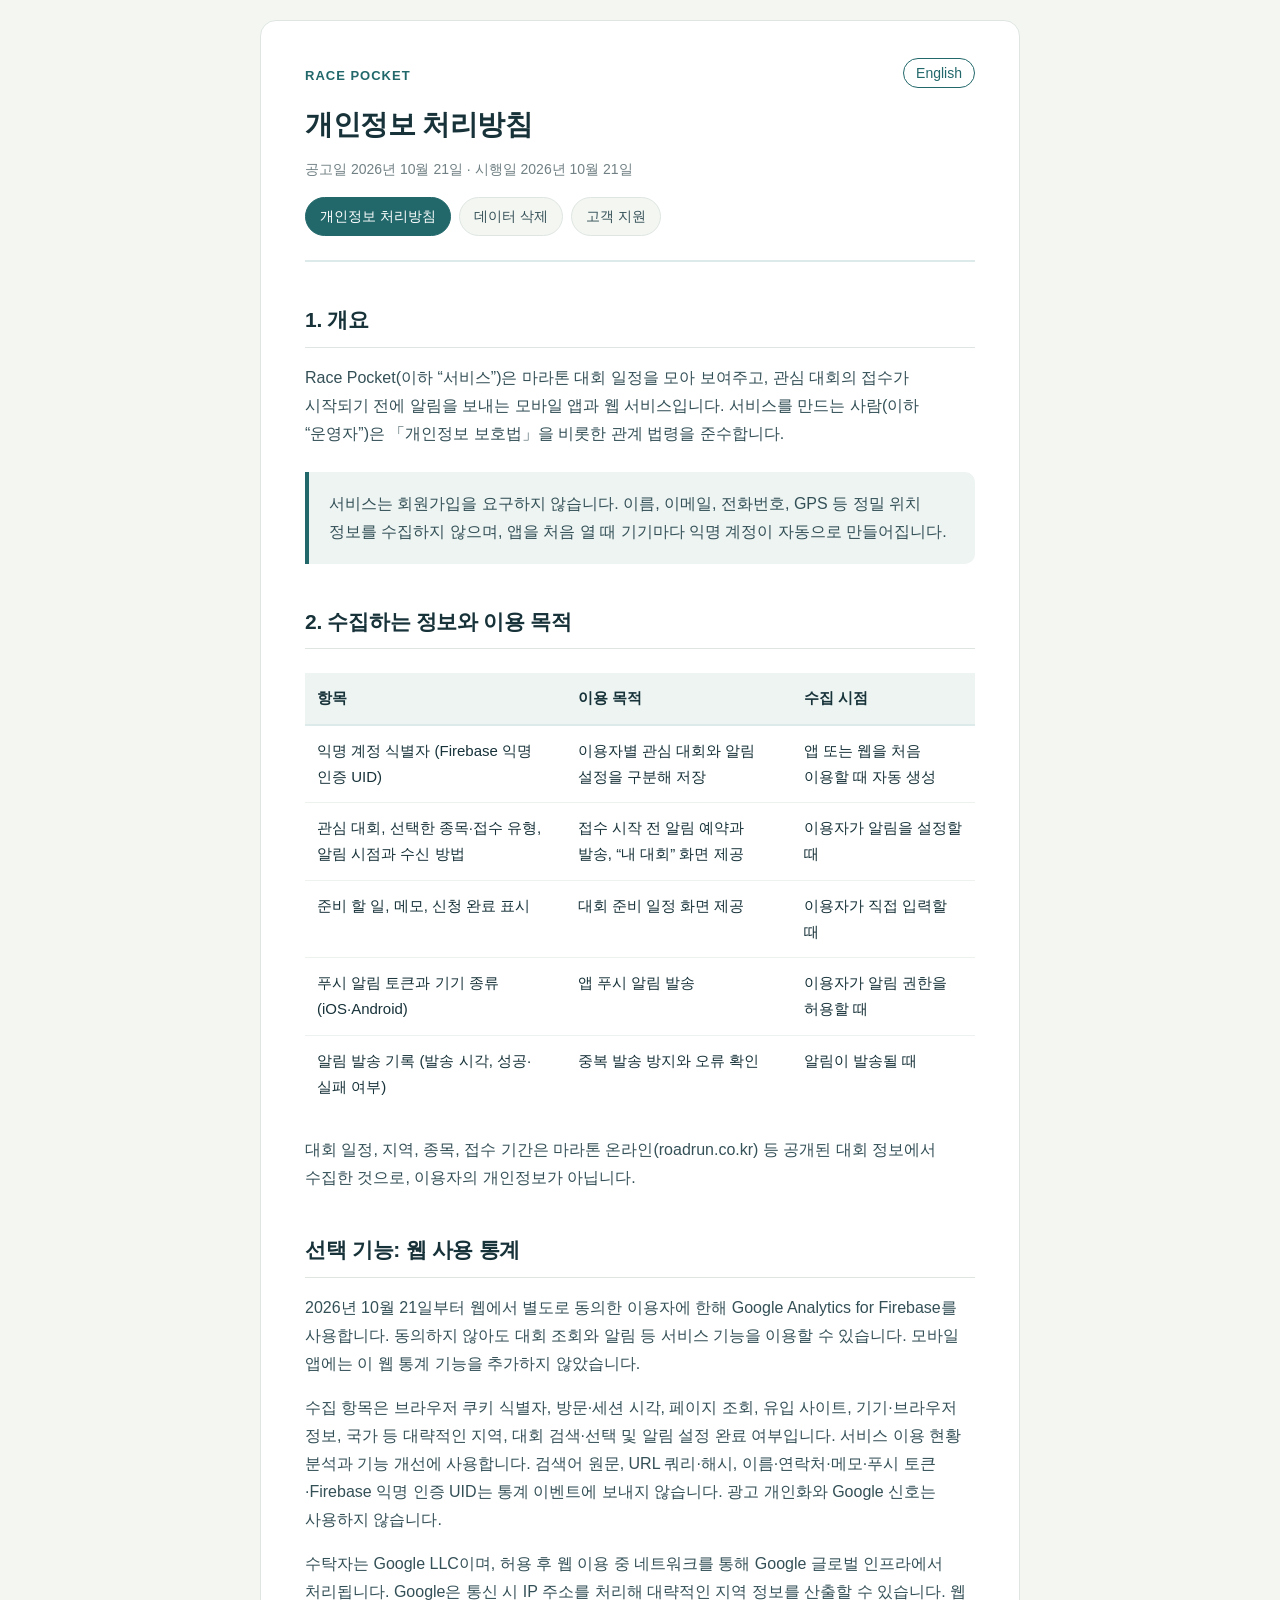
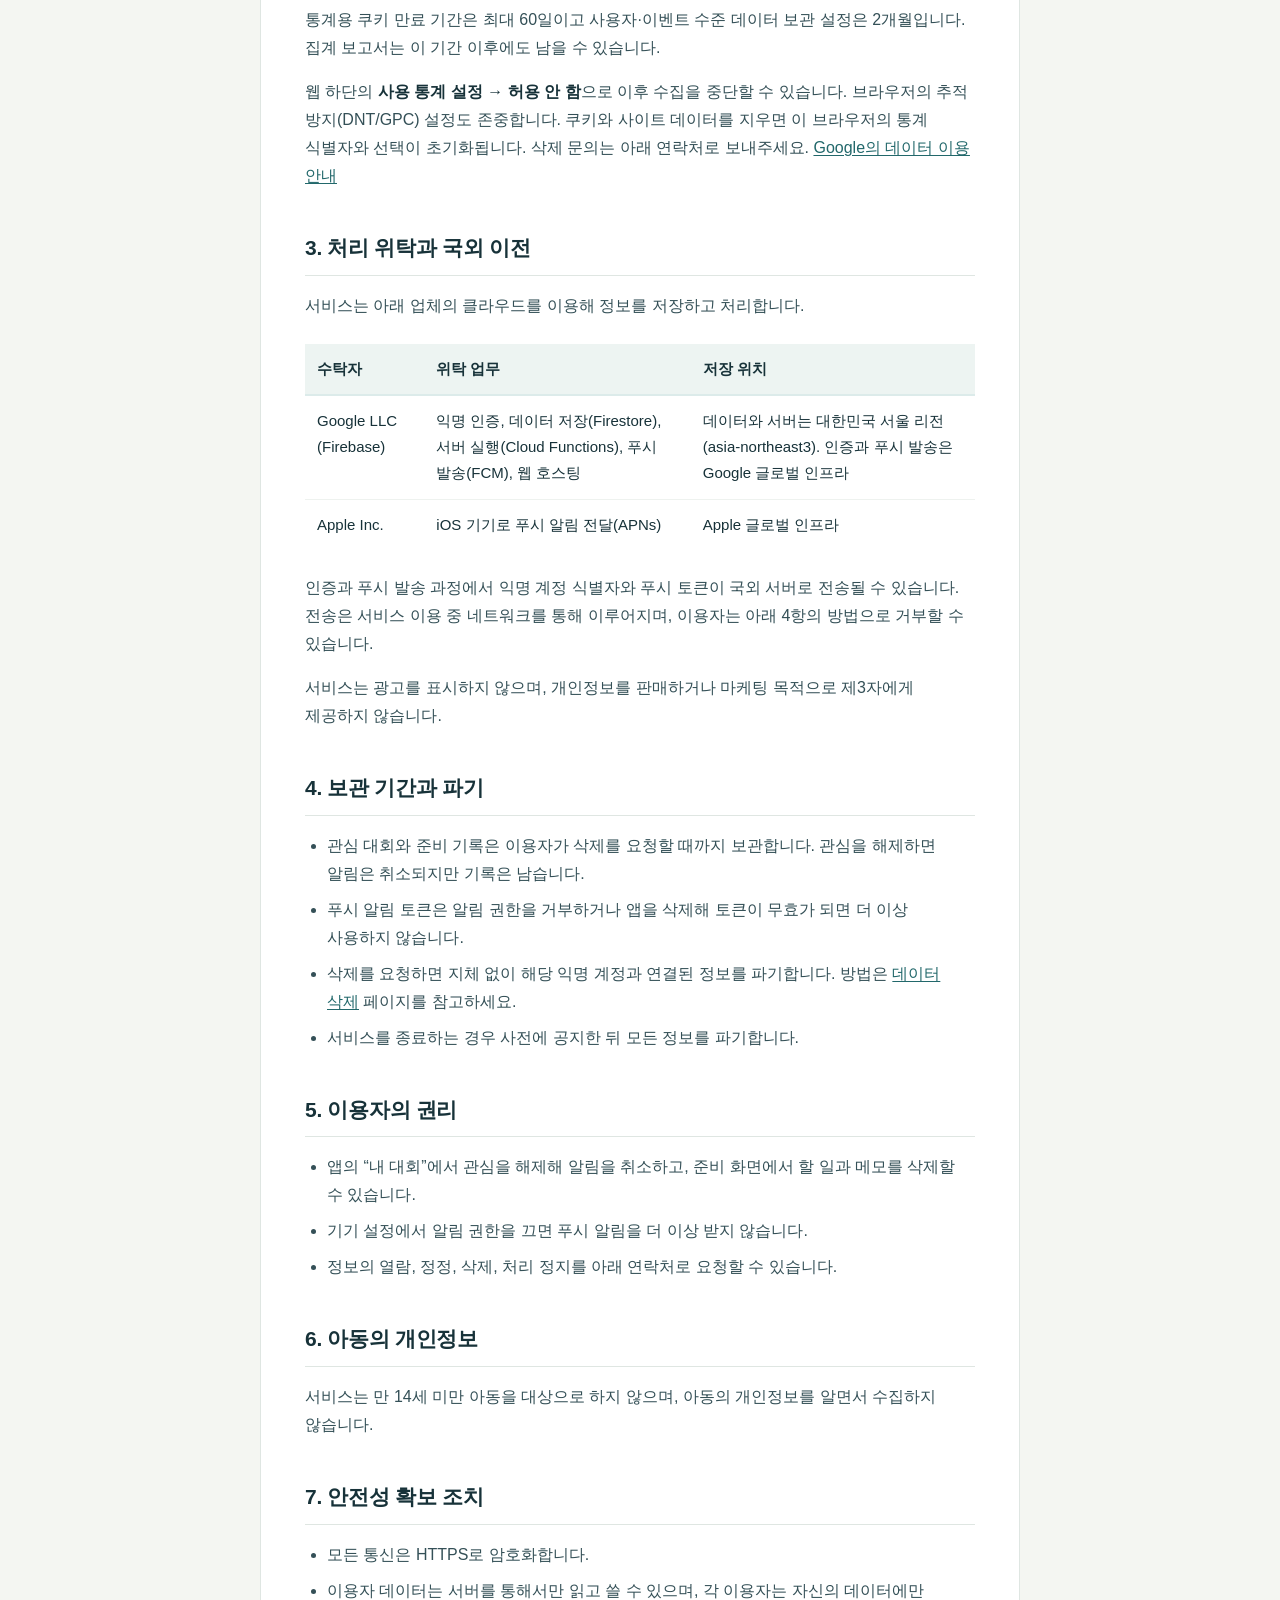
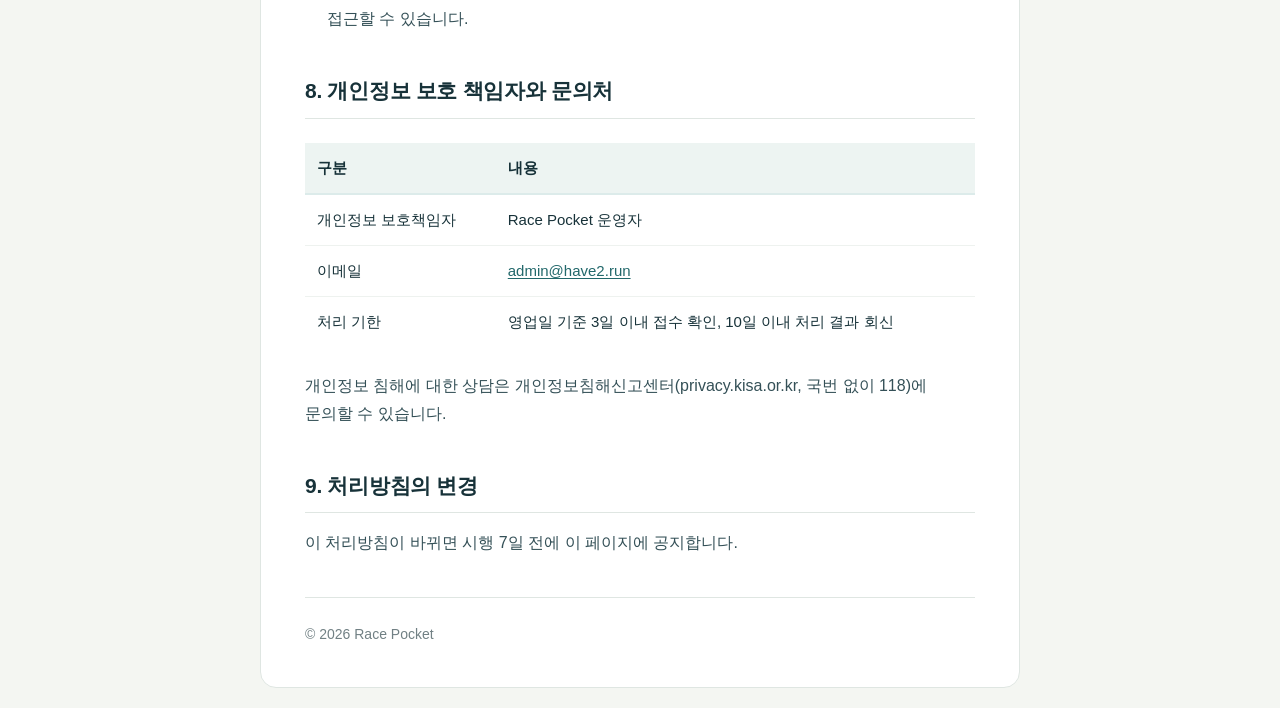
<file: index.html>
<!DOCTYPE html>
<html lang="ko">
<head>
  <meta charset="UTF-8">
  <meta name="viewport" content="width=device-width, initial-scale=1.0">
  <title>Race Pocket 개인정보 처리방침</title>
  <meta name="description" content="Race Pocket 앱과 웹의 개인정보 처리방침입니다. 수집 항목, 이용 목적, 보관 기간, 이용자 권리를 안내합니다.">
  <link rel="stylesheet" href="css/style.css">
</head>
<body>
  <div class="container">
    <header>
      <span class="brand">Race Pocket</span>
      <h1>개인정보 처리방침</h1>
      <p class="last-updated">공고일 2026년 10월 21일 · 시행일 2026년 10월 21일</p>
      <div class="lang-switch">
        <a href="en/">English</a>
      </div>
      <nav class="page-nav">
        <a href="./" aria-current="page">개인정보 처리방침</a>
        <a href="data-deletion/">데이터 삭제</a>
        <a href="support/">고객 지원</a>
      </nav>
    </header>

    <main>
      <section id="intro">
        <h2>1. 개요</h2>
        <p>
          Race Pocket(이하 &ldquo;서비스&rdquo;)은 마라톤 대회 일정을 모아 보여주고, 관심 대회의 접수가 시작되기 전에
          알림을 보내는 모바일 앱과 웹 서비스입니다. 서비스를 만드는 사람(이하 &ldquo;운영자&rdquo;)은
          「개인정보 보호법」을 비롯한 관계 법령을 준수합니다.
        </p>
        <div class="notice">
          <p>
            서비스는 회원가입을 요구하지 않습니다. 이름, 이메일, 전화번호, GPS 등 정밀 위치 정보를 수집하지 않으며,
            앱을 처음 열 때 기기마다 익명 계정이 자동으로 만들어집니다.
          </p>
        </div>
      </section>

      <section id="items">
        <h2>2. 수집하는 정보와 이용 목적</h2>
        <div class="table-wrap">
          <table>
            <thead>
              <tr><th>항목</th><th>이용 목적</th><th>수집 시점</th></tr>
            </thead>
            <tbody>
              <tr>
                <td>익명 계정 식별자 (Firebase 익명 인증 UID)</td>
                <td>이용자별 관심 대회와 알림 설정을 구분해 저장</td>
                <td>앱 또는 웹을 처음 이용할 때 자동 생성</td>
              </tr>
              <tr>
                <td>관심 대회, 선택한 종목·접수 유형, 알림 시점과 수신 방법</td>
                <td>접수 시작 전 알림 예약과 발송, &ldquo;내 대회&rdquo; 화면 제공</td>
                <td>이용자가 알림을 설정할 때</td>
              </tr>
              <tr>
                <td>준비 할 일, 메모, 신청 완료 표시</td>
                <td>대회 준비 일정 화면 제공</td>
                <td>이용자가 직접 입력할 때</td>
              </tr>
              <tr>
                <td>푸시 알림 토큰과 기기 종류(iOS·Android)</td>
                <td>앱 푸시 알림 발송</td>
                <td>이용자가 알림 권한을 허용할 때</td>
              </tr>
              <tr>
                <td>알림 발송 기록 (발송 시각, 성공·실패 여부)</td>
                <td>중복 발송 방지와 오류 확인</td>
                <td>알림이 발송될 때</td>
              </tr>
            </tbody>
          </table>
        </div>
        <p>
          대회 일정, 지역, 종목, 접수 기간은 마라톤 온라인(roadrun.co.kr) 등 공개된 대회 정보에서 수집한 것으로,
          이용자의 개인정보가 아닙니다.
        </p>
      </section>

      <section id="web-analytics">
        <h2>선택 기능: 웹 사용 통계</h2>
        <p>2026년 10월 21일부터 웹에서 별도로 동의한 이용자에 한해 Google Analytics for Firebase를 사용합니다. 동의하지 않아도 대회 조회와 알림 등 서비스 기능을 이용할 수 있습니다. 모바일 앱에는 이 웹 통계 기능을 추가하지 않았습니다.</p>
        <p>수집 항목은 브라우저 쿠키 식별자, 방문·세션 시각, 페이지 조회, 유입 사이트, 기기·브라우저 정보, 국가 등 대략적인 지역, 대회 검색·선택 및 알림 설정 완료 여부입니다. 서비스 이용 현황 분석과 기능 개선에 사용합니다. 검색어 원문, URL 쿼리·해시, 이름·연락처·메모·푸시 토큰·Firebase 익명 인증 UID는 통계 이벤트에 보내지 않습니다. 광고 개인화와 Google 신호는 사용하지 않습니다.</p>
        <p>수탁자는 Google LLC이며, 허용 후 웹 이용 중 네트워크를 통해 Google 글로벌 인프라에서 처리됩니다. Google은 통신 시 IP 주소를 처리해 대략적인 지역 정보를 산출할 수 있습니다. 웹 통계용 쿠키 만료 기간은 최대 60일이고 사용자·이벤트 수준 데이터 보관 설정은 2개월입니다. 집계 보고서는 이 기간 이후에도 남을 수 있습니다.</p>
        <p>웹 하단의 <strong>사용 통계 설정 → 허용 안 함</strong>으로 이후 수집을 중단할 수 있습니다. 브라우저의 추적 방지(DNT/GPC) 설정도 존중합니다. 쿠키와 사이트 데이터를 지우면 이 브라우저의 통계 식별자와 선택이 초기화됩니다. 삭제 문의는 아래 연락처로 보내주세요. <a href="https://policies.google.com/technologies/partner-sites?hl=ko">Google의 데이터 이용 안내</a></p>
      </section>

      <section id="processors">
        <h2>3. 처리 위탁과 국외 이전</h2>
        <p>서비스는 아래 업체의 클라우드를 이용해 정보를 저장하고 처리합니다.</p>
        <div class="table-wrap">
          <table>
            <thead>
              <tr><th>수탁자</th><th>위탁 업무</th><th>저장 위치</th></tr>
            </thead>
            <tbody>
              <tr>
                <td>Google LLC (Firebase)</td>
                <td>익명 인증, 데이터 저장(Firestore), 서버 실행(Cloud Functions), 푸시 발송(FCM), 웹 호스팅</td>
                <td>데이터와 서버는 대한민국 서울 리전(asia-northeast3). 인증과 푸시 발송은 Google 글로벌 인프라</td>
              </tr>
              <tr>
                <td>Apple Inc.</td>
                <td>iOS 기기로 푸시 알림 전달(APNs)</td>
                <td>Apple 글로벌 인프라</td>
              </tr>
            </tbody>
          </table>
        </div>
        <p>
          인증과 푸시 발송 과정에서 익명 계정 식별자와 푸시 토큰이 국외 서버로 전송될 수 있습니다.
          전송은 서비스 이용 중 네트워크를 통해 이루어지며, 이용자는 아래 4항의 방법으로 거부할 수 있습니다.
        </p>
        <p>서비스는 광고를 표시하지 않으며, 개인정보를 판매하거나 마케팅 목적으로 제3자에게 제공하지 않습니다.</p>
      </section>

      <section id="retention">
        <h2>4. 보관 기간과 파기</h2>
        <ul>
          <li>관심 대회와 준비 기록은 이용자가 삭제를 요청할 때까지 보관합니다. 관심을 해제하면 알림은 취소되지만 기록은 남습니다.</li>
          <li>푸시 알림 토큰은 알림 권한을 거부하거나 앱을 삭제해 토큰이 무효가 되면 더 이상 사용하지 않습니다.</li>
          <li>삭제를 요청하면 지체 없이 해당 익명 계정과 연결된 정보를 파기합니다. 방법은 <a href="data-deletion/">데이터 삭제</a> 페이지를 참고하세요.</li>
          <li>서비스를 종료하는 경우 사전에 공지한 뒤 모든 정보를 파기합니다.</li>
        </ul>
      </section>

      <section id="rights">
        <h2>5. 이용자의 권리</h2>
        <ul>
          <li>앱의 &ldquo;내 대회&rdquo;에서 관심을 해제해 알림을 취소하고, 준비 화면에서 할 일과 메모를 삭제할 수 있습니다.</li>
          <li>기기 설정에서 알림 권한을 끄면 푸시 알림을 더 이상 받지 않습니다.</li>
          <li>정보의 열람, 정정, 삭제, 처리 정지를 아래 연락처로 요청할 수 있습니다.</li>
        </ul>
      </section>

      <section id="children">
        <h2>6. 아동의 개인정보</h2>
        <p>서비스는 만 14세 미만 아동을 대상으로 하지 않으며, 아동의 개인정보를 알면서 수집하지 않습니다.</p>
      </section>

      <section id="security">
        <h2>7. 안전성 확보 조치</h2>
        <ul>
          <li>모든 통신은 HTTPS로 암호화합니다.</li>
          <li>이용자 데이터는 서버를 통해서만 읽고 쓸 수 있으며, 각 이용자는 자신의 데이터에만 접근할 수 있습니다.</li>
        </ul>
      </section>

      <section id="contact">
        <h2>8. 개인정보 보호 책임자와 문의처</h2>
        <div class="table-wrap">
          <table>
            <thead>
              <tr><th>구분</th><th>내용</th></tr>
            </thead>
            <tbody>
              <tr><td>개인정보 보호책임자</td><td>Race Pocket 운영자</td></tr>
              <tr><td>이메일</td><td><a href="mailto:admin@have2.run">admin@have2.run</a></td></tr>
              <tr><td>처리 기한</td><td>영업일 기준 3일 이내 접수 확인, 10일 이내 처리 결과 회신</td></tr>
            </tbody>
          </table>
        </div>
        <p>
          개인정보 침해에 대한 상담은 개인정보침해신고센터(privacy.kisa.or.kr, 국번 없이 118)에 문의할 수 있습니다.
        </p>
      </section>

      <section id="changes">
        <h2>9. 처리방침의 변경</h2>
        <p>이 처리방침이 바뀌면 시행 7일 전에 이 페이지에 공지합니다.</p>
      </section>
    </main>

    <footer>
      <p>&copy; 2026 Race Pocket</p>
    </footer>
  </div>
</body>
</html>
</file>
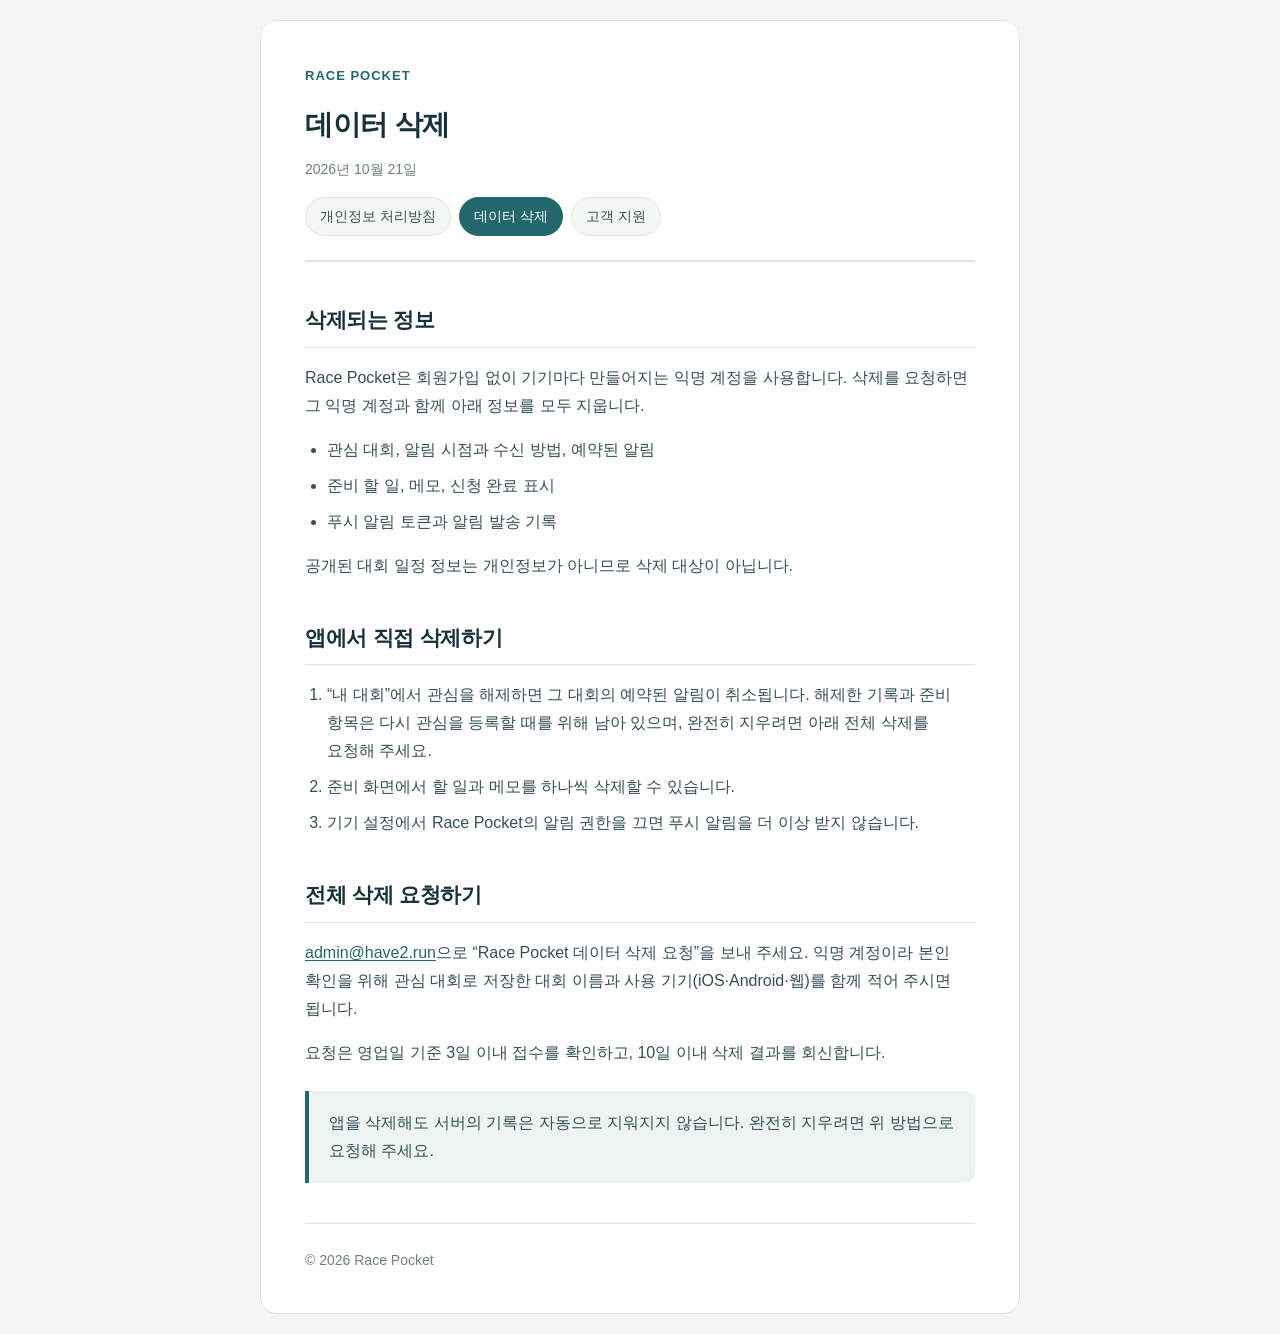
<file: data-deletion/index.html>
<!DOCTYPE html>
<html lang="ko">
<head>
  <meta charset="UTF-8">
  <meta name="viewport" content="width=device-width, initial-scale=1.0">
  <title>Race Pocket 데이터 삭제</title>
  <meta name="description" content="Race Pocket에 저장된 관심 대회, 알림 설정, 준비 기록을 삭제하는 방법을 안내합니다.">
  <link rel="stylesheet" href="../css/style.css">
</head>
<body>
  <div class="container">
    <header>
      <span class="brand">Race Pocket</span>
      <h1>데이터 삭제</h1>
      <p class="last-updated">2026년 10월 21일</p>
      <nav class="page-nav">
        <a href="../">개인정보 처리방침</a>
        <a href="./" aria-current="page">데이터 삭제</a>
        <a href="../support/">고객 지원</a>
      </nav>
    </header>

    <main>
      <section>
        <h2>삭제되는 정보</h2>
        <p>
          Race Pocket은 회원가입 없이 기기마다 만들어지는 익명 계정을 사용합니다.
          삭제를 요청하면 그 익명 계정과 함께 아래 정보를 모두 지웁니다.
        </p>
        <ul>
          <li>관심 대회, 알림 시점과 수신 방법, 예약된 알림</li>
          <li>준비 할 일, 메모, 신청 완료 표시</li>
          <li>푸시 알림 토큰과 알림 발송 기록</li>
        </ul>
        <p>공개된 대회 일정 정보는 개인정보가 아니므로 삭제 대상이 아닙니다.</p>
      </section>

      <section>
        <h2>앱에서 직접 삭제하기</h2>
        <ol>
          <li>&ldquo;내 대회&rdquo;에서 관심을 해제하면 그 대회의 예약된 알림이 취소됩니다. 해제한 기록과 준비 항목은 다시 관심을 등록할 때를 위해 남아 있으며, 완전히 지우려면 아래 전체 삭제를 요청해 주세요.</li>
          <li>준비 화면에서 할 일과 메모를 하나씩 삭제할 수 있습니다.</li>
          <li>기기 설정에서 Race Pocket의 알림 권한을 끄면 푸시 알림을 더 이상 받지 않습니다.</li>
        </ol>
      </section>

      <section>
        <h2>전체 삭제 요청하기</h2>
        <p>
          <a href="mailto:admin@have2.run?subject=Race%20Pocket%20%EB%8D%B0%EC%9D%B4%ED%84%B0%20%EC%82%AD%EC%A0%9C%20%EC%9A%94%EC%B2%AD">admin@have2.run</a>으로
          &ldquo;Race Pocket 데이터 삭제 요청&rdquo;을 보내 주세요. 익명 계정이라 본인 확인을 위해
          관심 대회로 저장한 대회 이름과 사용 기기(iOS·Android·웹)를 함께 적어 주시면 됩니다.
        </p>
        <p>요청은 영업일 기준 3일 이내 접수를 확인하고, 10일 이내 삭제 결과를 회신합니다.</p>
        <div class="notice">
          <p>앱을 삭제해도 서버의 기록은 자동으로 지워지지 않습니다. 완전히 지우려면 위 방법으로 요청해 주세요.</p>
        </div>
      </section>
    </main>

    <footer>
      <p>&copy; 2026 Race Pocket</p>
    </footer>
  </div>
</body>
</html>
</file>
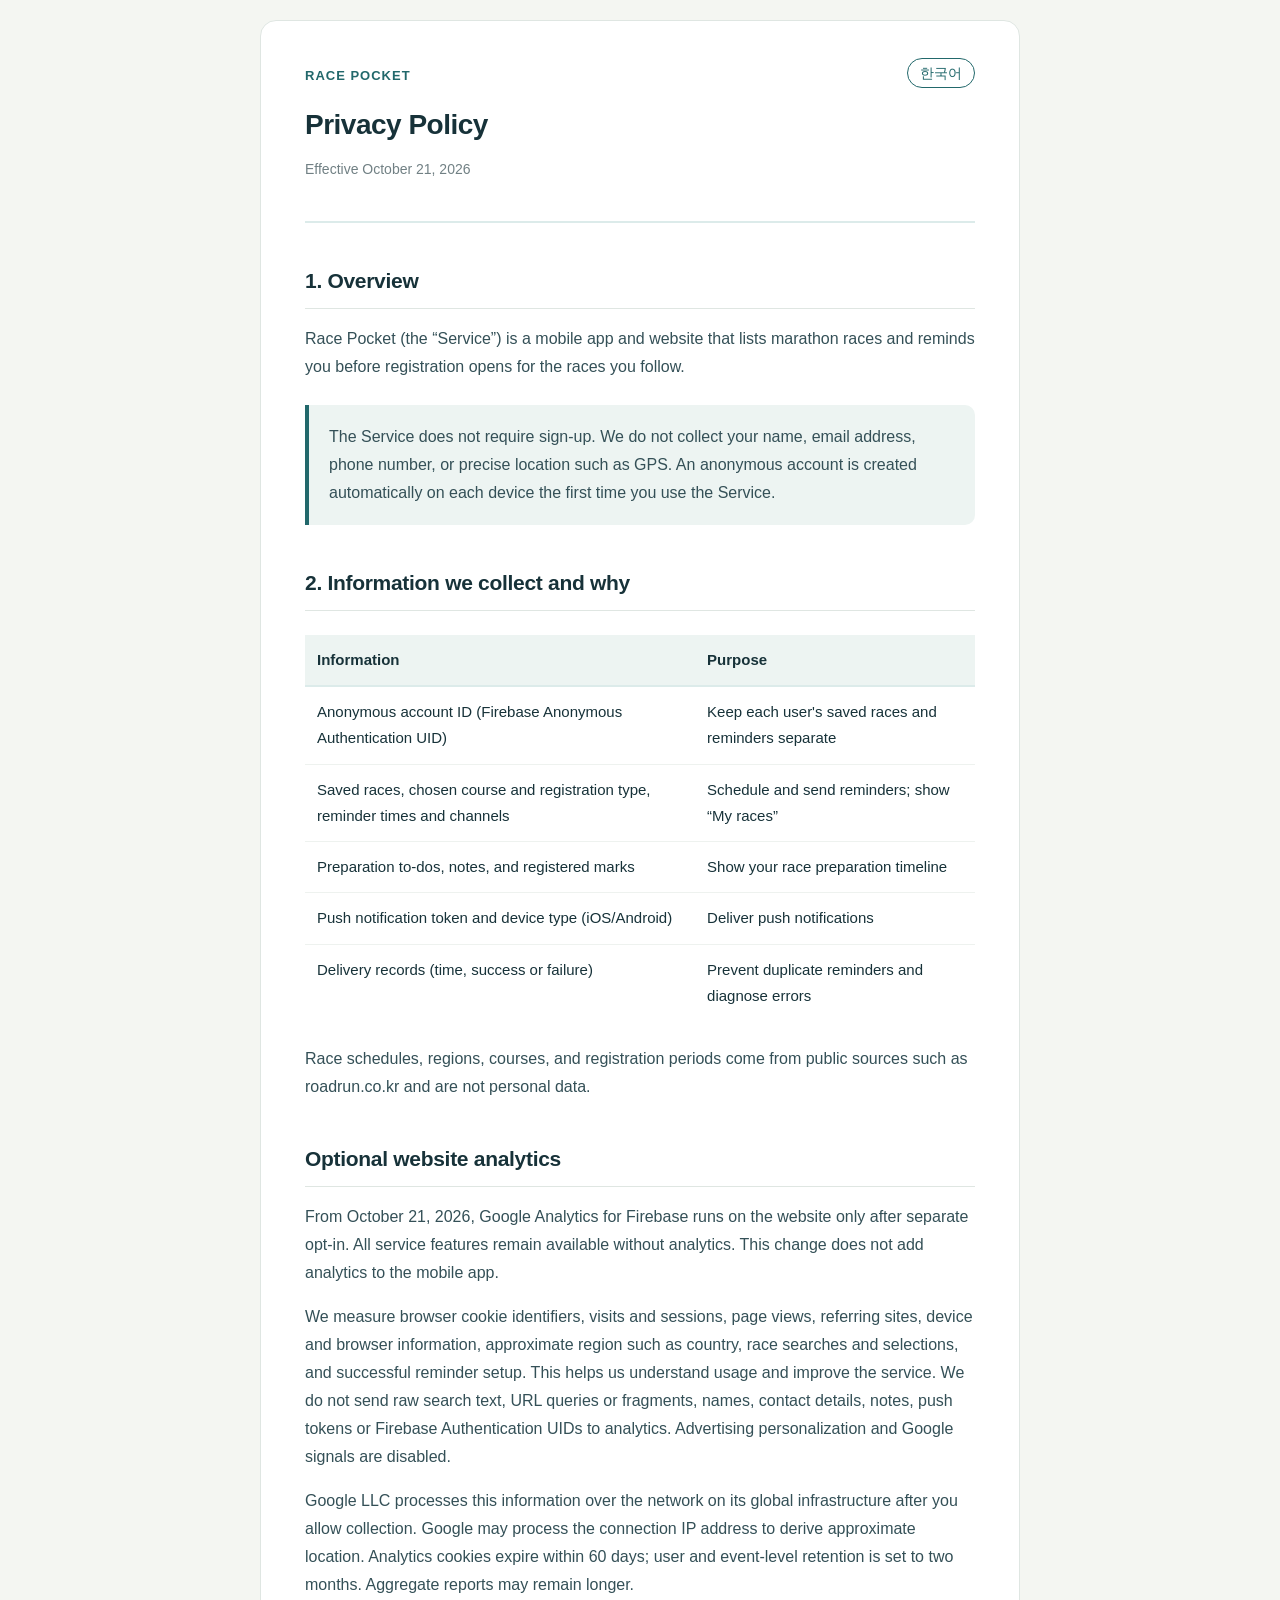
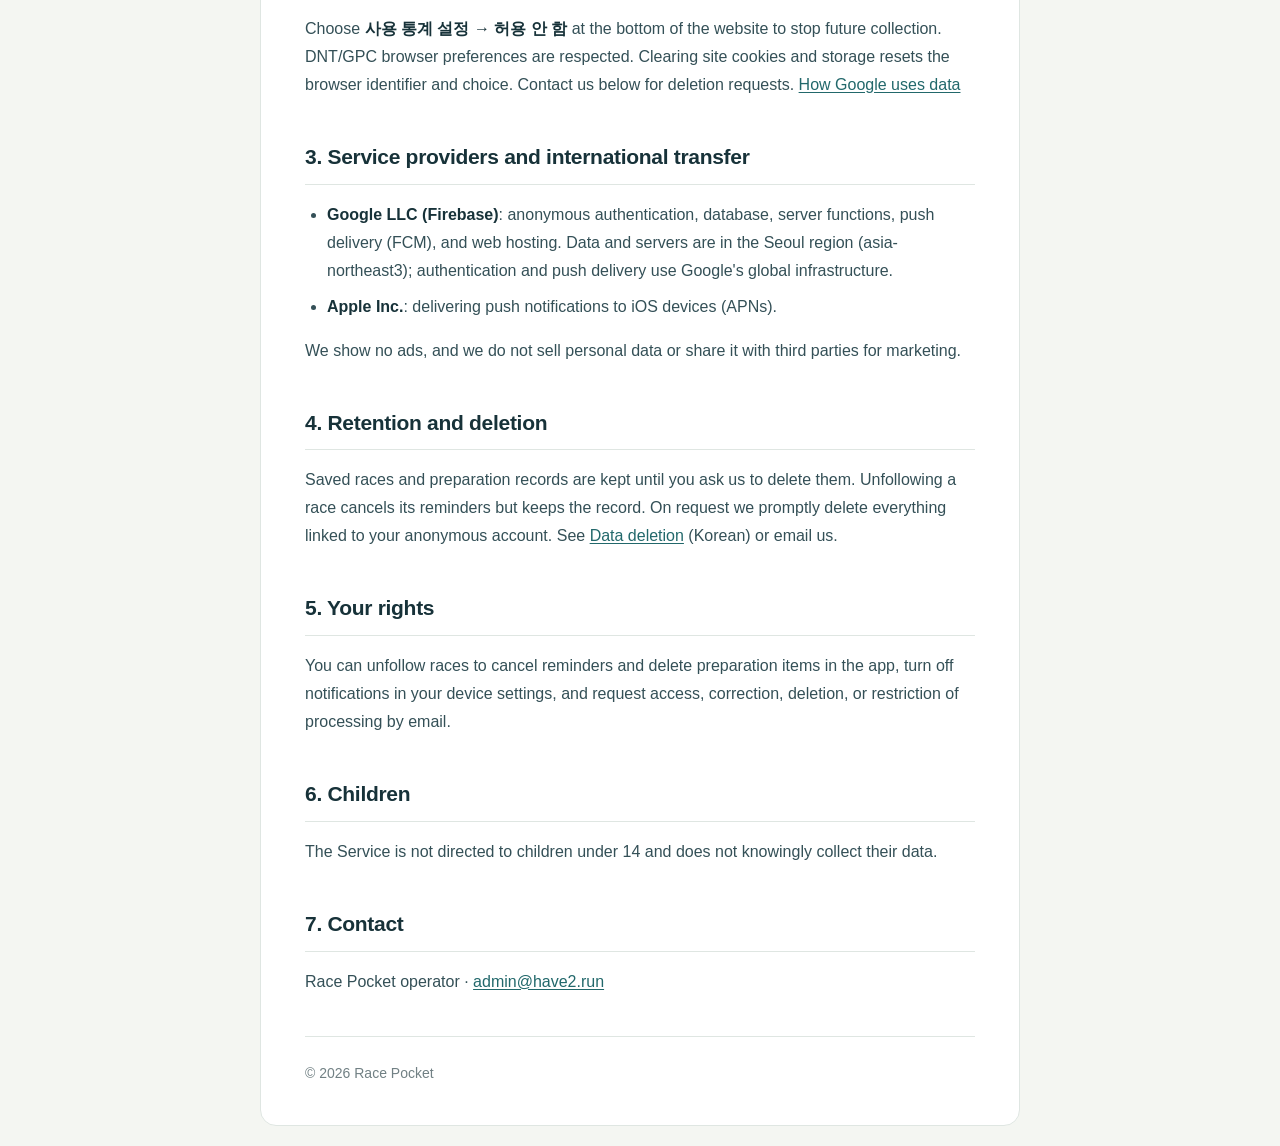
<file: en/index.html>
<!DOCTYPE html>
<html lang="en">
<head>
  <meta charset="UTF-8">
  <meta name="viewport" content="width=device-width, initial-scale=1.0">
  <title>Race Pocket Privacy Policy</title>
  <meta name="description" content="Privacy policy for the Race Pocket app and website: what we collect, why, how long we keep it, and your rights.">
  <link rel="stylesheet" href="../css/style.css">
</head>
<body>
  <div class="container">
    <header>
      <span class="brand">Race Pocket</span>
      <h1>Privacy Policy</h1>
      <p class="last-updated">Effective October 21, 2026</p>
      <div class="lang-switch">
        <a href="../">한국어</a>
      </div>
    </header>

    <main>
      <section>
        <h2>1. Overview</h2>
        <p>
          Race Pocket (the &ldquo;Service&rdquo;) is a mobile app and website that lists marathon races and
          reminds you before registration opens for the races you follow.
        </p>
        <div class="notice">
          <p>
            The Service does not require sign-up. We do not collect your name, email address, phone number, or precise location such as GPS.
            An anonymous account is created automatically on each device the first time you use the Service.
          </p>
        </div>
      </section>

      <section>
        <h2>2. Information we collect and why</h2>
        <div class="table-wrap">
          <table>
            <thead>
              <tr><th>Information</th><th>Purpose</th></tr>
            </thead>
            <tbody>
              <tr><td>Anonymous account ID (Firebase Anonymous Authentication UID)</td><td>Keep each user's saved races and reminders separate</td></tr>
              <tr><td>Saved races, chosen course and registration type, reminder times and channels</td><td>Schedule and send reminders; show &ldquo;My races&rdquo;</td></tr>
              <tr><td>Preparation to-dos, notes, and registered marks</td><td>Show your race preparation timeline</td></tr>
              <tr><td>Push notification token and device type (iOS/Android)</td><td>Deliver push notifications</td></tr>
              <tr><td>Delivery records (time, success or failure)</td><td>Prevent duplicate reminders and diagnose errors</td></tr>
            </tbody>
          </table>
        </div>
        <p>Race schedules, regions, courses, and registration periods come from public sources such as roadrun.co.kr and are not personal data.</p>
      </section>

      <section id="web-analytics">
        <h2>Optional website analytics</h2>
        <p>From October 21, 2026, Google Analytics for Firebase runs on the website only after separate opt-in. All service features remain available without analytics. This change does not add analytics to the mobile app.</p>
        <p>We measure browser cookie identifiers, visits and sessions, page views, referring sites, device and browser information, approximate region such as country, race searches and selections, and successful reminder setup. This helps us understand usage and improve the service. We do not send raw search text, URL queries or fragments, names, contact details, notes, push tokens or Firebase Authentication UIDs to analytics. Advertising personalization and Google signals are disabled.</p>
        <p>Google LLC processes this information over the network on its global infrastructure after you allow collection. Google may process the connection IP address to derive approximate location. Analytics cookies expire within 60 days; user and event-level retention is set to two months. Aggregate reports may remain longer.</p>
        <p>Choose <strong>사용 통계 설정 → 허용 안 함</strong> at the bottom of the website to stop future collection. DNT/GPC browser preferences are respected. Clearing site cookies and storage resets the browser identifier and choice. Contact us below for deletion requests. <a href="https://policies.google.com/technologies/partner-sites">How Google uses data</a></p>
      </section>

      <section>
        <h2>3. Service providers and international transfer</h2>
        <ul>
          <li><strong>Google LLC (Firebase)</strong>: anonymous authentication, database, server functions, push delivery (FCM), and web hosting. Data and servers are in the Seoul region (asia-northeast3); authentication and push delivery use Google's global infrastructure.</li>
          <li><strong>Apple Inc.</strong>: delivering push notifications to iOS devices (APNs).</li>
        </ul>
        <p>We show no ads, and we do not sell personal data or share it with third parties for marketing.</p>
      </section>

      <section>
        <h2>4. Retention and deletion</h2>
        <p>
          Saved races and preparation records are kept until you ask us to delete them. Unfollowing a race cancels its reminders but keeps the record.
          On request we promptly delete everything linked to your anonymous account.
          See <a href="../data-deletion/">Data deletion</a> (Korean) or email us.
        </p>
      </section>

      <section>
        <h2>5. Your rights</h2>
        <p>
          You can unfollow races to cancel reminders and delete preparation items in the app, turn off notifications in your device settings,
          and request access, correction, deletion, or restriction of processing by email.
        </p>
      </section>

      <section>
        <h2>6. Children</h2>
        <p>The Service is not directed to children under 14 and does not knowingly collect their data.</p>
      </section>

      <section>
        <h2>7. Contact</h2>
        <p>Race Pocket operator · <a href="mailto:admin@have2.run">admin@have2.run</a></p>
      </section>
    </main>

    <footer>
      <p>&copy; 2026 Race Pocket</p>
    </footer>
  </div>
</body>
</html>
</file>
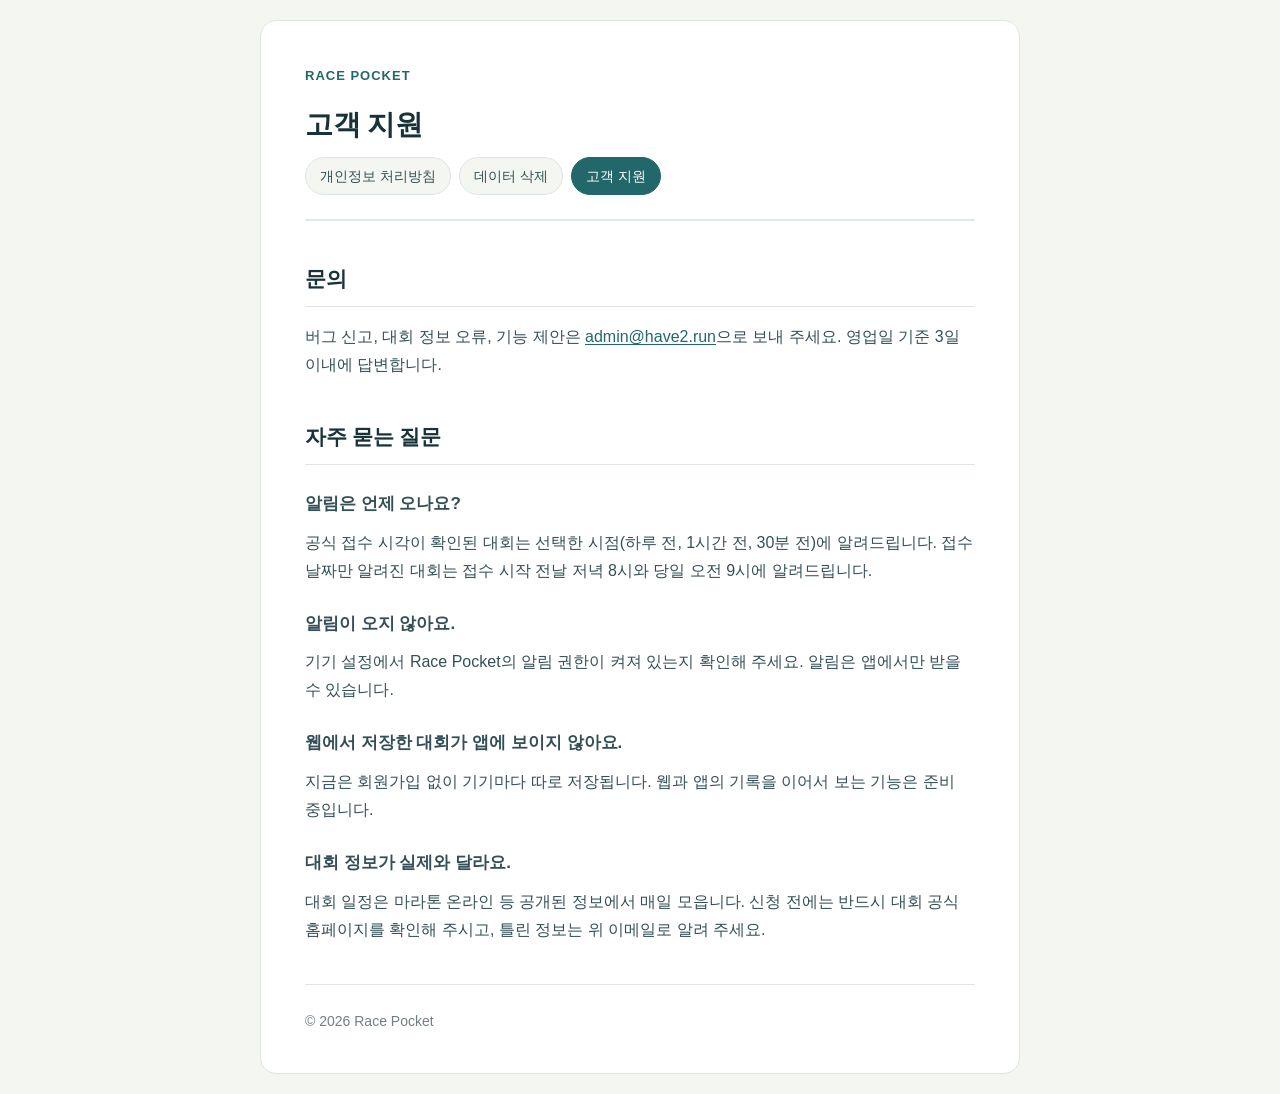
<file: support/index.html>
<!DOCTYPE html>
<html lang="ko">
<head>
  <meta charset="UTF-8">
  <meta name="viewport" content="width=device-width, initial-scale=1.0">
  <title>Race Pocket 고객 지원</title>
  <meta name="description" content="Race Pocket 사용 방법과 자주 묻는 질문, 문의처를 안내합니다.">
  <link rel="stylesheet" href="../css/style.css">
</head>
<body>
  <div class="container">
    <header>
      <span class="brand">Race Pocket</span>
      <h1>고객 지원</h1>
      <nav class="page-nav">
        <a href="../">개인정보 처리방침</a>
        <a href="../data-deletion/">데이터 삭제</a>
        <a href="./" aria-current="page">고객 지원</a>
      </nav>
    </header>

    <main>
      <section>
        <h2>문의</h2>
        <p>
          버그 신고, 대회 정보 오류, 기능 제안은 <a href="mailto:admin@have2.run">admin@have2.run</a>으로 보내 주세요.
          영업일 기준 3일 이내에 답변합니다.
        </p>
      </section>

      <section>
        <h2>자주 묻는 질문</h2>
        <h3>알림은 언제 오나요?</h3>
        <p>
          공식 접수 시각이 확인된 대회는 선택한 시점(하루 전, 1시간 전, 30분 전)에 알려드립니다.
          접수 날짜만 알려진 대회는 접수 시작 전날 저녁 8시와 당일 오전 9시에 알려드립니다.
        </p>
        <h3>알림이 오지 않아요.</h3>
        <p>기기 설정에서 Race Pocket의 알림 권한이 켜져 있는지 확인해 주세요. 알림은 앱에서만 받을 수 있습니다.</p>
        <h3>웹에서 저장한 대회가 앱에 보이지 않아요.</h3>
        <p>지금은 회원가입 없이 기기마다 따로 저장됩니다. 웹과 앱의 기록을 이어서 보는 기능은 준비 중입니다.</p>
        <h3>대회 정보가 실제와 달라요.</h3>
        <p>
          대회 일정은 마라톤 온라인 등 공개된 정보에서 매일 모읍니다. 신청 전에는 반드시 대회 공식 홈페이지를 확인해 주시고,
          틀린 정보는 위 이메일로 알려 주세요.
        </p>
      </section>
    </main>

    <footer>
      <p>&copy; 2026 Race Pocket</p>
    </footer>
  </div>
</body>
</html>
</file>
<file: css/style.css>
/* 달로그(Dalog) 정책 문서 - 반응형 스타일 */

* {
  box-sizing: border-box;
  margin: 0;
  padding: 0;
}

body {
  font-family: -apple-system, BlinkMacSystemFont, "Segoe UI", "Apple SD Gothic Neo",
    "Noto Sans KR", Roboto, "Helvetica Neue", Arial, sans-serif;
  line-height: 1.75;
  font-size: 16px;
  color: #173239;
  background-color: #f4f6f2;
  padding: 20px;
  word-break: keep-all;
  overflow-wrap: break-word;
}

.container {
  max-width: 760px;
  margin: 0 auto;
  background-color: #ffffff;
  border: 1px solid #dfe6e2;
  border-radius: 16px;
  padding: 40px 44px 32px;
}

/* Header */
header {
  margin-bottom: 40px;
  padding-bottom: 24px;
  border-bottom: 2px solid #dcebea;
  position: relative;
}

h1 {
  font-size: 28px;
  font-weight: 700;
  color: #173239;
  margin-bottom: 8px;
  letter-spacing: -0.5px;
}

.brand {
  display: inline-block;
  font-size: 13px;
  font-weight: 700;
  letter-spacing: 1px;
  color: #22686b;
  text-transform: uppercase;
  margin-bottom: 12px;
}

.last-updated {
  font-size: 14px;
  color: #718084;
}

.lang-switch {
  position: absolute;
  top: 0;
  right: 0;
  font-size: 14px;
}

.lang-switch a {
  color: #22686b;
  text-decoration: none;
  padding: 6px 12px;
  border: 1px solid #22686b;
  border-radius: 999px;
  transition: all 0.2s ease;
}

.lang-switch a:hover {
  background-color: #22686b;
  color: #ffffff;
}

/* Content */
main {
  margin-bottom: 40px;
}

h2 {
  font-size: 21px;
  font-weight: 700;
  color: #173239;
  margin-top: 40px;
  margin-bottom: 16px;
  padding-bottom: 8px;
  border-bottom: 1px solid #dfe6e2;
  letter-spacing: -0.3px;
}

h3 {
  font-size: 17px;
  font-weight: 600;
  color: #345057;
  margin-top: 24px;
  margin-bottom: 10px;
}

p {
  margin-bottom: 16px;
  color: #345057;
}

ul, ol {
  margin-bottom: 16px;
  margin-left: 22px;
}

li {
  margin-bottom: 8px;
  color: #345057;
}

a {
  color: #22686b;
  text-decoration: underline;
  text-underline-offset: 2px;
}

a:hover {
  color: #173f42;
}

strong {
  font-weight: 600;
  color: #173239;
}

/* Callout: 중요 고지 */
.notice {
  background-color: #edf4f2;
  border-left: 4px solid #22686b;
  border-radius: 0 10px 10px 0;
  padding: 18px 20px;
  margin: 24px 0;
}

.notice p:last-child {
  margin-bottom: 0;
}

.notice.warn {
  background-color: #fdf3f3;
  border-left-color: #c94f52;
}

.notice.warn strong {
  color: #a83b3e;
}

/* Tables */
.table-wrap {
  overflow-x: auto;
  margin: 24px 0;
}

table {
  width: 100%;
  border-collapse: collapse;
  font-size: 15px;
  min-width: 480px;
}

th {
  background-color: #edf4f2;
  padding: 12px;
  text-align: left;
  font-weight: 600;
  color: #173239;
  border-bottom: 2px solid #dcebea;
  vertical-align: top;
}

td {
  padding: 12px;
  border-bottom: 1px solid #eef2ef;
  vertical-align: top;
}

tr:last-child td {
  border-bottom: none;
}

/* Page nav */
.page-nav {
  display: flex;
  flex-wrap: wrap;
  gap: 8px;
  margin-top: 8px;
}

.page-nav a {
  font-size: 14px;
  text-decoration: none;
  color: #345057;
  background-color: #f4f6f2;
  border: 1px solid #dfe6e2;
  border-radius: 999px;
  padding: 6px 14px;
  transition: all 0.2s ease;
}

.page-nav a:hover {
  background-color: #dcebea;
  border-color: #22686b;
  color: #22686b;
}

.page-nav a[aria-current="page"] {
  background-color: #22686b;
  border-color: #22686b;
  color: #ffffff;
}

/* Footer */
footer {
  margin-top: 40px;
  padding-top: 24px;
  border-top: 1px solid #dfe6e2;
  font-size: 14px;
  color: #718084;
}

footer p {
  color: #718084;
  margin-bottom: 8px;
}

/* Responsive */
@media (max-width: 768px) {
  body { padding: 12px; }
  .container { padding: 28px 22px 24px; border-radius: 12px; }
  h1 { font-size: 24px; }
  h2 { font-size: 19px; }
  h3 { font-size: 16px; }
  .lang-switch { position: static; margin-top: 16px; }
  table { font-size: 14px; }
  th, td { padding: 9px; }
}

@media (max-width: 480px) {
  body { font-size: 15px; }
  .container { padding: 22px 16px 20px; }
  h1 { font-size: 21px; }
  h2 { font-size: 18px; }
  ul, ol { margin-left: 18px; }
}

/* Print */
@media print {
  body { background-color: #fff; color: #000; font-size: 11pt; padding: 0; }
  .container { border: none; padding: 0; max-width: none; }
  .lang-switch, .page-nav { display: none; }
  a { color: #000; }
  h1, h2, h3 { page-break-after: avoid; }
  table, ul, ol, .notice { page-break-inside: avoid; }
}
</file>
